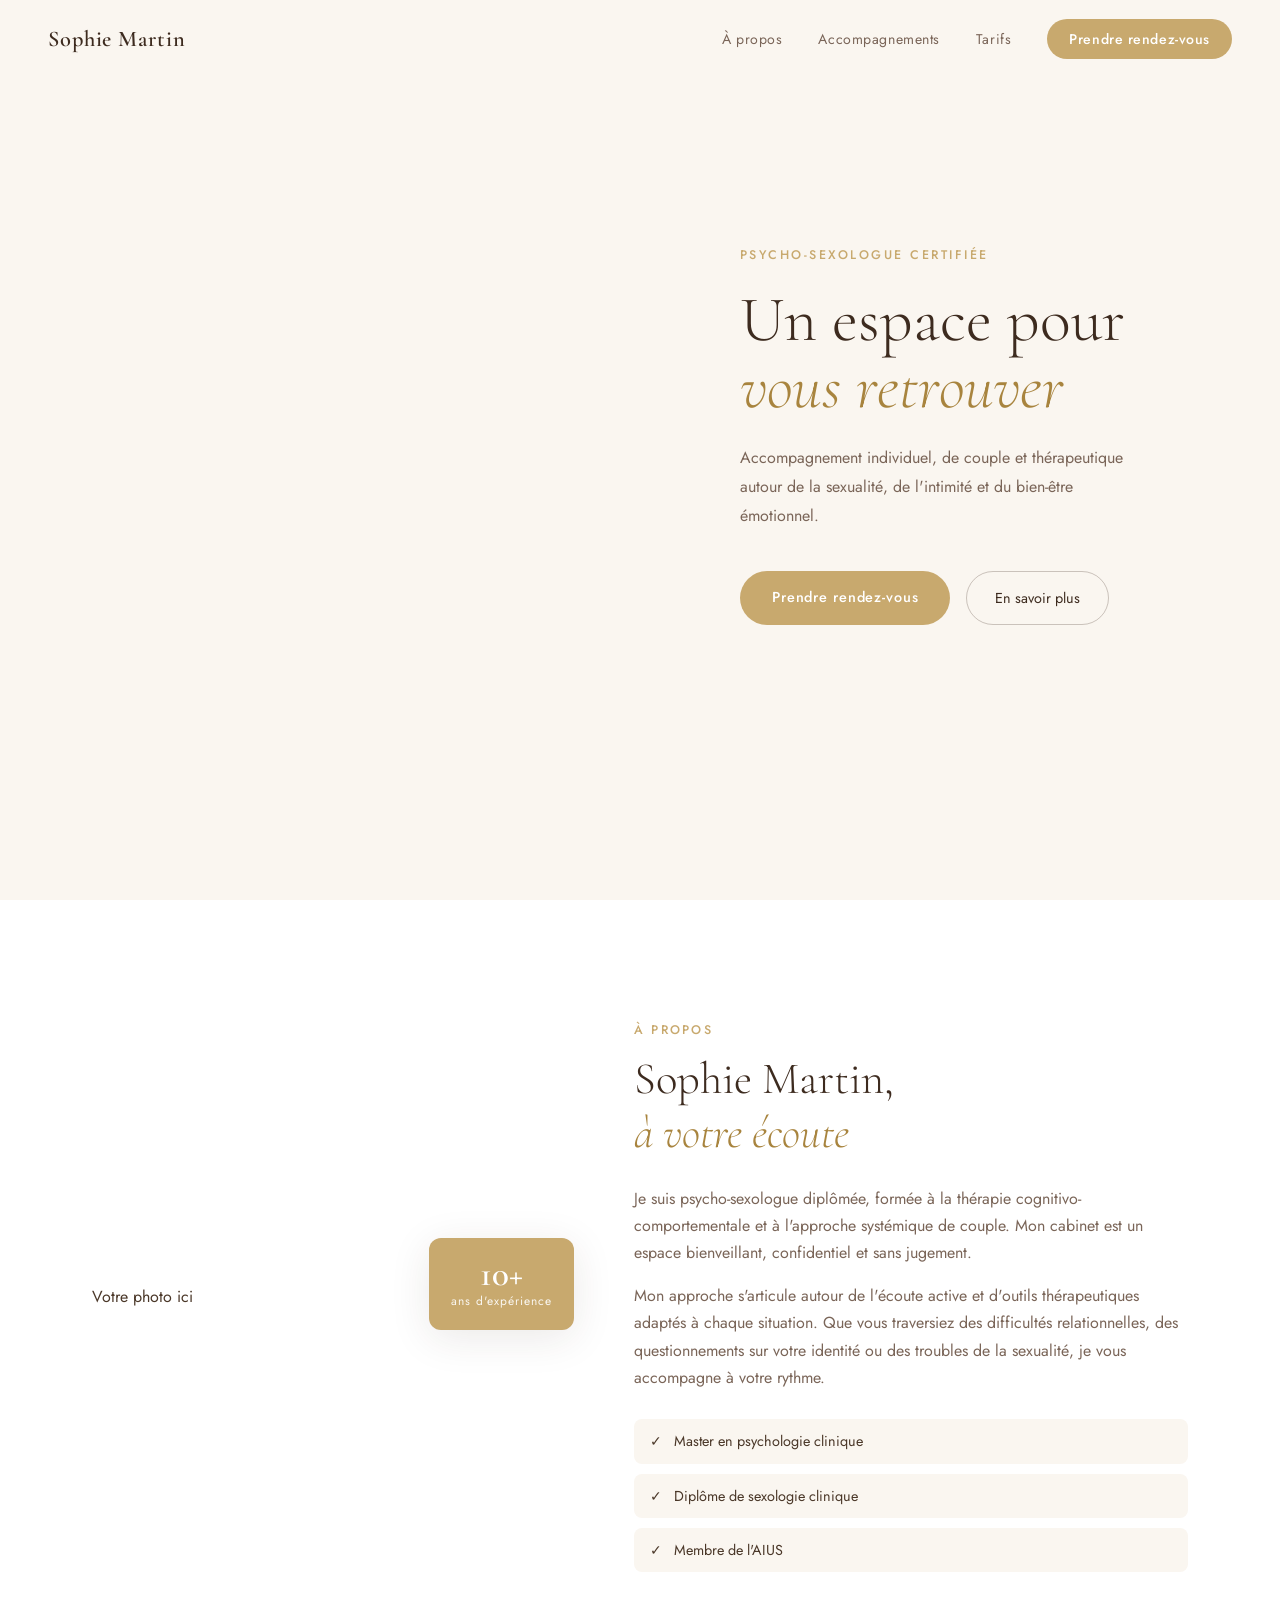
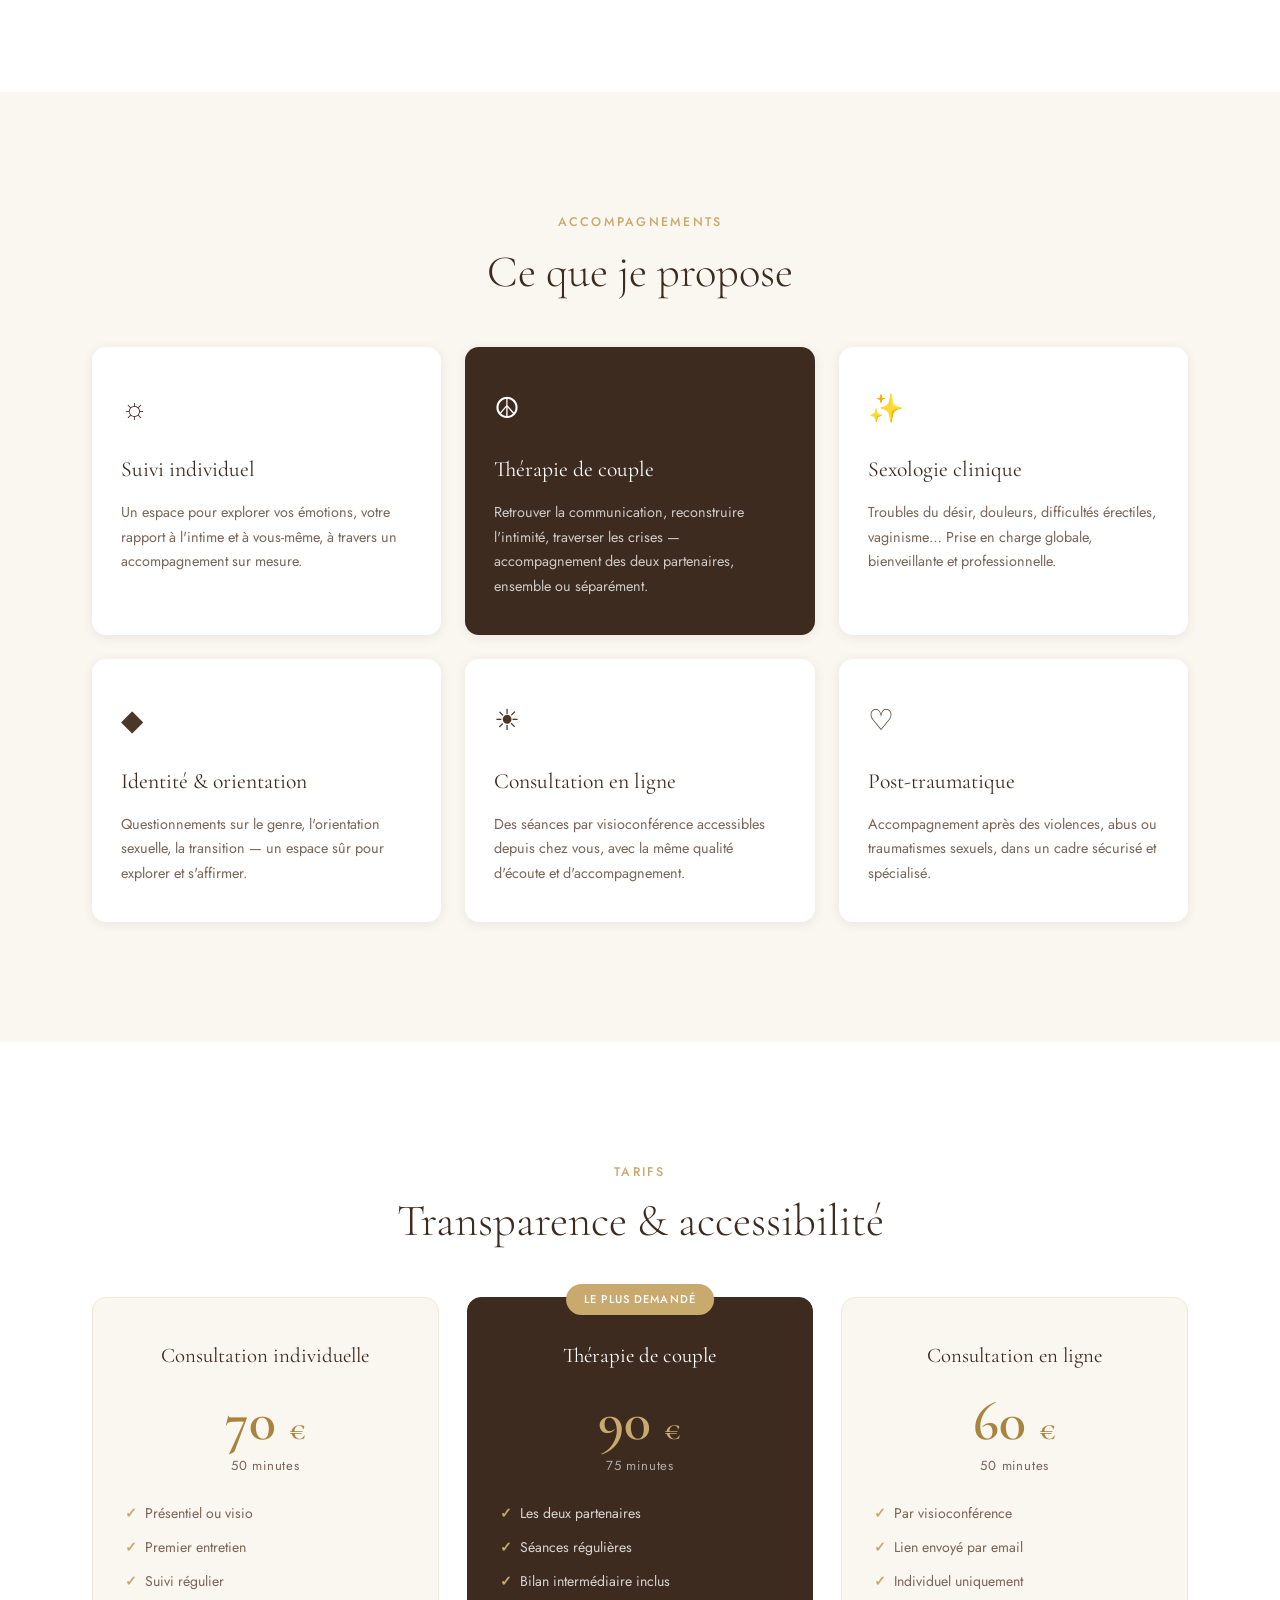
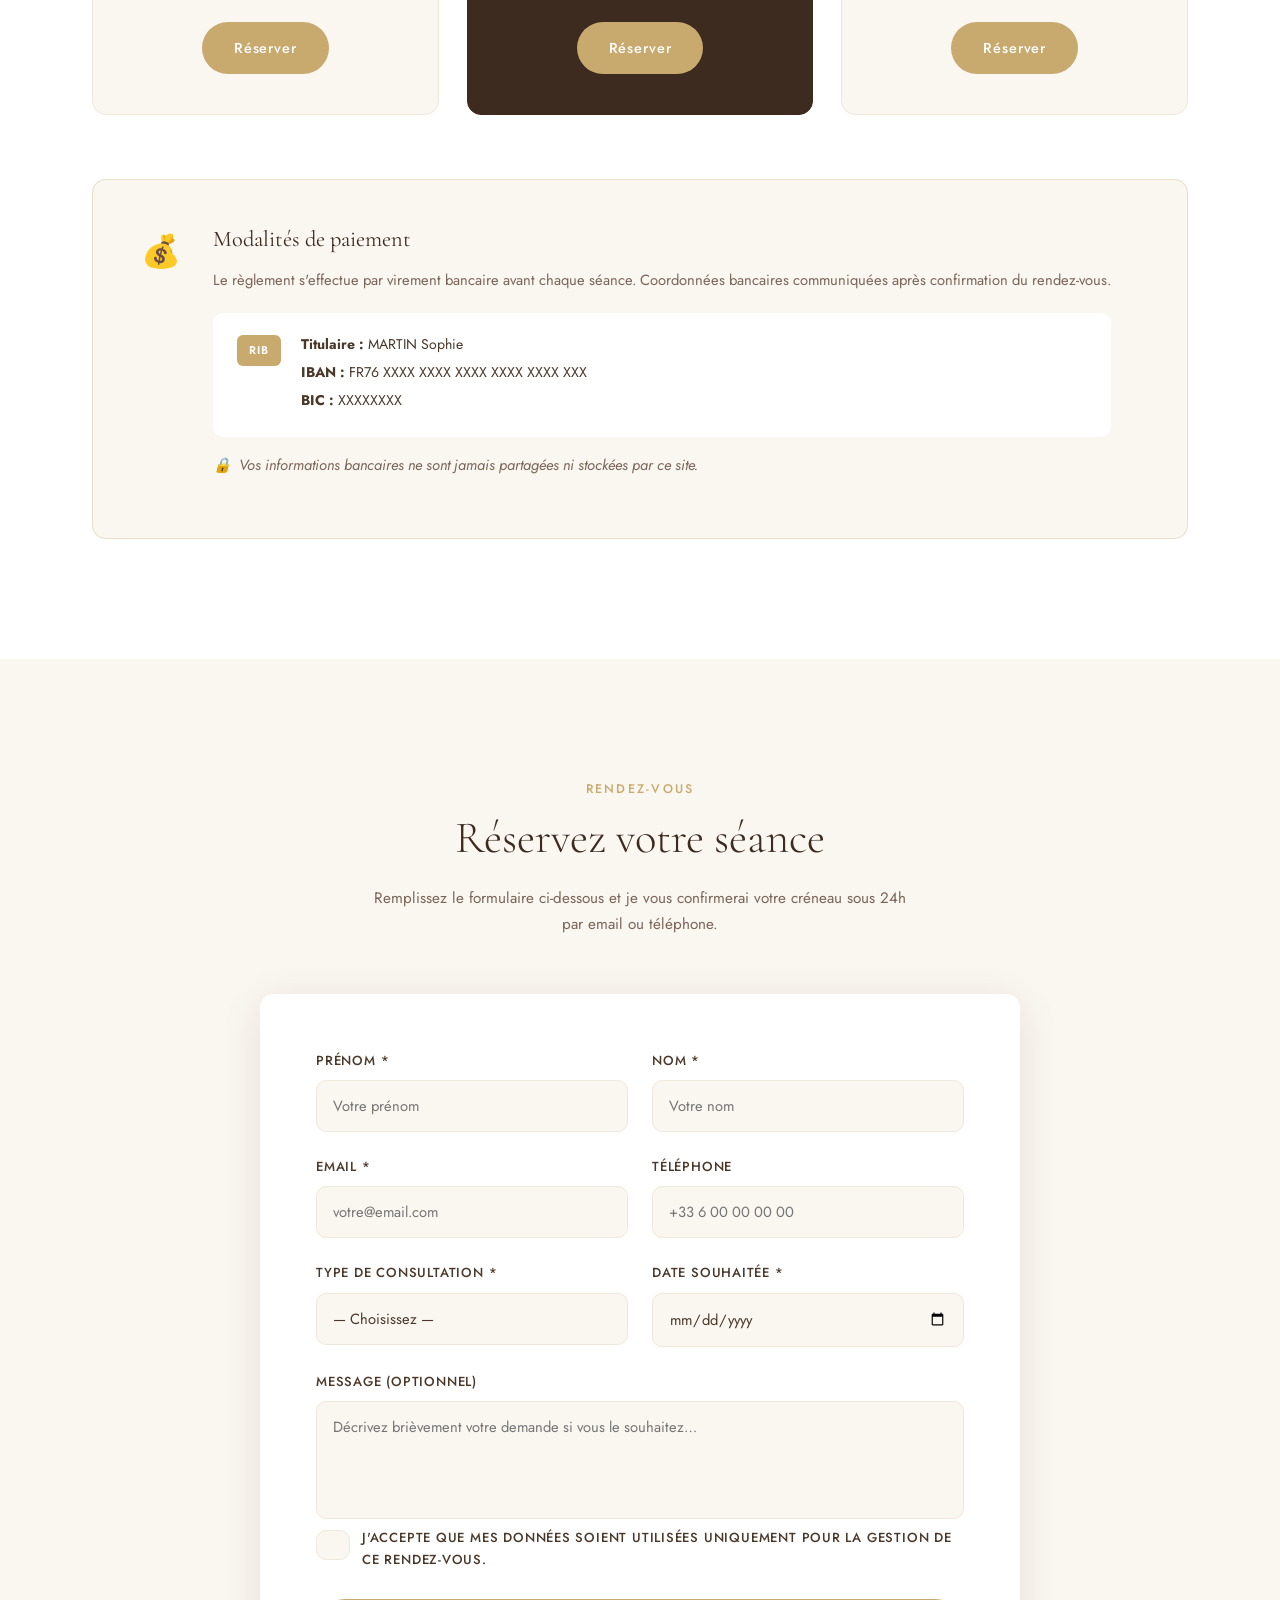
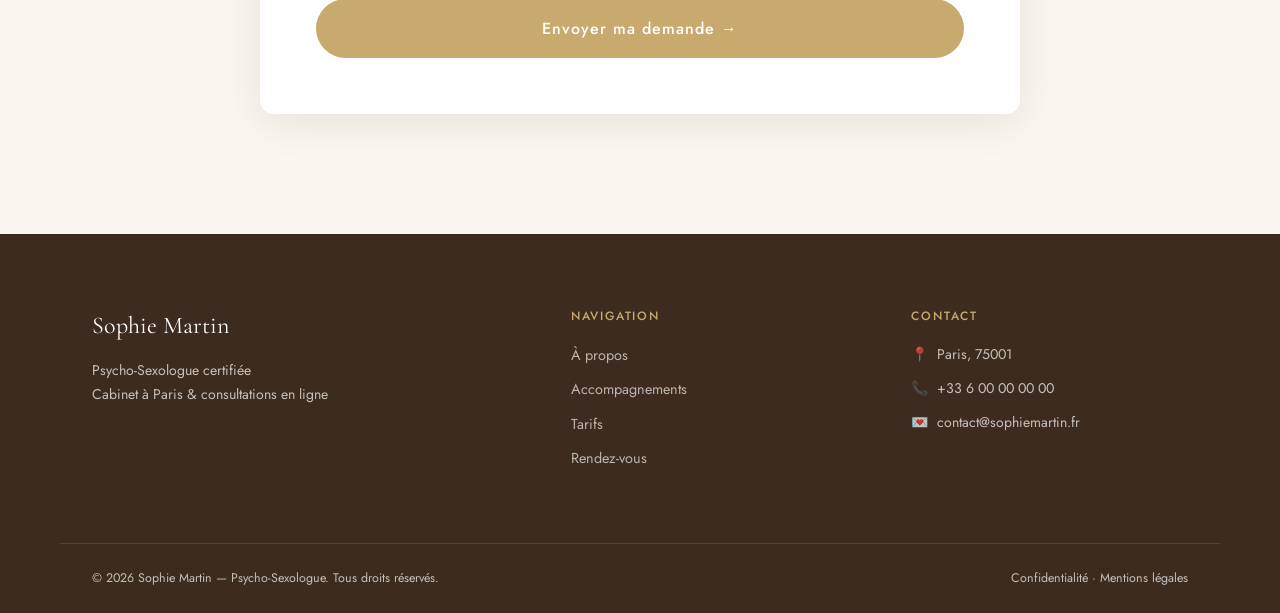
<file: index (2).html>
<!DOCTYPE html>
<html lang="fr">
<head>
  <meta charset="UTF-8" />
  <meta name="viewport" content="width=device-width, initial-scale=1.0" />
  <title>Dr. Sophie Martin — Psycho-Sexologue</title>
  <link rel="stylesheet" href="style.css" />
  <link href="https://fonts.googleapis.com/css2?family=Cormorant+Garamond:ital,wght@0,300;0,400;0,600;1,300;1,400&family=Jost:wght@300;400;500&display=swap" rel="stylesheet" />
</head>
<body>

  <!-- NAV -->
  <nav class="navbar">
    <div class="nav-logo">Sophie Martin</div>
    <ul class="nav-links">
      <li><a href="#about">À propos</a></li>
      <li><a href="#services">Accompagnements</a></li>
      <li><a href="#tarifs">Tarifs</a></li>
      <li><a href="#rdv" class="nav-cta">Prendre rendez-vous</a></li>
    </ul>
    <button class="nav-burger" onclick="toggleMenu()">&#9776;</button>
  </nav>
  <div class="mobile-menu" id="mobileMenu">
    <a href="#about" onclick="toggleMenu()">À propos</a>
    <a href="#services" onclick="toggleMenu()">Accompagnements</a>
    <a href="#tarifs" onclick="toggleMenu()">Tarifs</a>
    <a href="#rdv" onclick="toggleMenu()">Prendre rendez-vous</a>
  </div>

  <!-- HERO -->
  <section class="hero">
    <div class="hero-bg"></div>
    <div class="hero-content">
      <span class="hero-eyebrow">Psycho-Sexologue certifiée</span>
      <h1 class="hero-title">Un espace pour<br /><em>vous retrouver</em></h1>
      <p class="hero-sub">Accompagnement individuel, de couple et thérapeutique autour de la sexualité, de l'intimité et du bien-être émotionnel.</p>
      <div class="hero-actions">
        <a href="#rdv" class="btn-primary">Prendre rendez-vous</a>
        <a href="#about" class="btn-secondary">En savoir plus</a>
      </div>
    </div>
    <div class="hero-deco">
      <div class="deco-circle c1"></div>
      <div class="deco-circle c2"></div>
    </div>
  </section>

  <!-- À PROPOS -->
  <section class="about" id="about">
    <div class="container about-grid">
      <div class="about-image-wrap">
        <div class="about-image-placeholder">
          <span>Votre photo ici</span>
        </div>
        <div class="about-badge">
          <span class="badge-num">10+</span>
          <span class="badge-txt">ans d'expérience</span>
        </div>
      </div>
      <div class="about-text">
        <span class="section-label">À propos</span>
        <h2>Sophie Martin,<br /><em>à votre écoute</em></h2>
        <p>Je suis psycho-sexologue diplômée, formée à la thérapie cognitivo-comportementale et à l'approche systémique de couple. Mon cabinet est un espace bienveillant, confidentiel et sans jugement.</p>
        <p>Mon approche s'articule autour de l'écoute active et d'outils thérapeutiques adaptés à chaque situation. Que vous traversiez des difficultés relationnelles, des questionnements sur votre identité ou des troubles de la sexualité, je vous accompagne à votre rythme.</p>
        <ul class="about-certifs">
          <li>&#10003; &nbsp; Master en psychologie clinique</li>
          <li>&#10003; &nbsp; Diplôme de sexologie clinique</li>
          <li>&#10003; &nbsp; Membre de l'AIUS</li>
        </ul>
      </div>
    </div>
  </section>

  <!-- SERVICES -->
  <section class="services" id="services">
    <div class="container">
      <span class="section-label center">Accompagnements</span>
      <h2 class="section-title center">Ce que je propose</h2>
      <div class="services-grid">

        <div class="service-card">
          <div class="service-icon">&#9788;</div>
          <h3>Suivi individuel</h3>
          <p>Un espace pour explorer vos émotions, votre rapport à l'intime et à vous-même, à travers un accompagnement sur mesure.</p>
        </div>

        <div class="service-card featured">
          <div class="service-icon">&#9774;</div>
          <h3>Thérapie de couple</h3>
          <p>Retrouver la communication, reconstruire l'intimité, traverser les crises — accompagnement des deux partenaires, ensemble ou séparément.</p>
        </div>

        <div class="service-card">
          <div class="service-icon">&#10024;</div>
          <h3>Sexologie clinique</h3>
          <p>Troubles du désir, douleurs, difficultés érectiles, vaginisme… Prise en charge globale, bienveillante et professionnelle.</p>
        </div>

        <div class="service-card">
          <div class="service-icon">&#9670;</div>
          <h3>Identité & orientation</h3>
          <p>Questionnements sur le genre, l'orientation sexuelle, la transition — un espace sûr pour explorer et s'affirmer.</p>
        </div>

        <div class="service-card">
          <div class="service-icon">&#9728;</div>
          <h3>Consultation en ligne</h3>
          <p>Des séances par visioconférence accessibles depuis chez vous, avec la même qualité d'écoute et d'accompagnement.</p>
        </div>

        <div class="service-card">
          <div class="service-icon">&#9825;</div>
          <h3>Post-traumatique</h3>
          <p>Accompagnement après des violences, abus ou traumatismes sexuels, dans un cadre sécurisé et spécialisé.</p>
        </div>

      </div>
    </div>
  </section>

  <!-- TARIFS -->
  <section class="tarifs" id="tarifs">
    <div class="container">
      <span class="section-label center">Tarifs</span>
      <h2 class="section-title center">Transparence & accessibilité</h2>
      <div class="tarifs-grid">

        <div class="tarif-card">
          <h3>Consultation individuelle</h3>
          <div class="tarif-price">70 <span>€</span></div>
          <div class="tarif-duree">50 minutes</div>
          <ul>
            <li>Présentiel ou visio</li>
            <li>Premier entretien</li>
            <li>Suivi régulier</li>
          </ul>
          <a href="#rdv" class="btn-primary">Réserver</a>
        </div>

        <div class="tarif-card featured">
          <div class="tarif-badge">Le plus demandé</div>
          <h3>Thérapie de couple</h3>
          <div class="tarif-price">90 <span>€</span></div>
          <div class="tarif-duree">75 minutes</div>
          <ul>
            <li>Les deux partenaires</li>
            <li>Séances régulières</li>
            <li>Bilan intermédiaire inclus</li>
          </ul>
          <a href="#rdv" class="btn-primary">Réserver</a>
        </div>

        <div class="tarif-card">
          <h3>Consultation en ligne</h3>
          <div class="tarif-price">60 <span>€</span></div>
          <div class="tarif-duree">50 minutes</div>
          <ul>
            <li>Par visioconférence</li>
            <li>Lien envoyé par email</li>
            <li>Individuel uniquement</li>
          </ul>
          <a href="#rdv" class="btn-primary">Réserver</a>
        </div>

      </div>

      <!-- PAIEMENT -->
      <div class="paiement-box">
        <div class="paiement-icon">&#128176;</div>
        <div class="paiement-text">
          <h4>Modalités de paiement</h4>
          <p>Le règlement s'effectue par virement bancaire avant chaque séance. Coordonnées bancaires communiquées après confirmation du rendez-vous.</p>
          <div class="rib-info">
            <span class="rib-label">RIB</span>
            <div class="rib-details">
              <p><strong>Titulaire :</strong> MARTIN Sophie</p>
              <p><strong>IBAN :</strong> FR76 XXXX XXXX XXXX XXXX XXXX XXX</p>
              <p><strong>BIC :</strong> XXXXXXXX</p>
            </div>
          </div>
          <p class="paiement-note">&#128274; &nbsp;Vos informations bancaires ne sont jamais partagées ni stockées par ce site.</p>
        </div>
      </div>
    </div>
  </section>

  <!-- PRISE DE RENDEZ-VOUS -->
  <section class="rdv" id="rdv">
    <div class="container">
      <span class="section-label center">Rendez-vous</span>
      <h2 class="section-title center">Réservez votre séance</h2>
      <p class="rdv-intro">Remplissez le formulaire ci-dessous et je vous confirmerai votre créneau sous 24h par email ou téléphone.</p>

      <form class="rdv-form" onsubmit="handleSubmit(event)">
        <div class="form-row">
          <div class="form-group">
            <label for="prenom">Prénom *</label>
            <input type="text" id="prenom" placeholder="Votre prénom" required />
          </div>
          <div class="form-group">
            <label for="nom">Nom *</label>
            <input type="text" id="nom" placeholder="Votre nom" required />
          </div>
        </div>
        <div class="form-row">
          <div class="form-group">
            <label for="email">Email *</label>
            <input type="email" id="email" placeholder="votre@email.com" required />
          </div>
          <div class="form-group">
            <label for="tel">Téléphone</label>
            <input type="tel" id="tel" placeholder="+33 6 00 00 00 00" />
          </div>
        </div>
        <div class="form-row">
          <div class="form-group">
            <label for="type">Type de consultation *</label>
            <select id="type" required>
              <option value="">— Choisissez —</option>
              <option value="individuel">Consultation individuelle (70€)</option>
              <option value="couple">Thérapie de couple (90€)</option>
              <option value="enligne">Consultation en ligne (60€)</option>
            </select>
          </div>
          <div class="form-group">
            <label for="date">Date souhaitée *</label>
            <input type="date" id="date" required />
          </div>
        </div>
        <div class="form-group full">
          <label for="message">Message (optionnel)</label>
          <textarea id="message" rows="4" placeholder="Décrivez brièvement votre demande si vous le souhaitez…"></textarea>
        </div>
        <div class="form-group full checkbox-group">
          <label class="checkbox-label">
            <input type="checkbox" required />
            J'accepte que mes données soient utilisées uniquement pour la gestion de ce rendez-vous.
          </label>
        </div>
        <button type="submit" class="btn-primary btn-large">Envoyer ma demande &#8594;</button>
      </form>

      <div class="rdv-confirm hidden" id="rdvConfirm">
        <div class="confirm-icon">&#10003;</div>
        <h3>Demande envoyée !</h3>
        <p>Je vous recontacte sous 24h pour confirmer votre créneau et vous communiquer les informations de paiement.</p>
      </div>

    </div>
  </section>

  <!-- FOOTER -->
  <footer class="footer">
    <div class="container footer-inner">
      <div class="footer-brand">
        <div class="footer-logo">Sophie Martin</div>
        <p>Psycho-Sexologue certifiée<br />Cabinet à Paris & consultations en ligne</p>
      </div>
      <div class="footer-links">
        <h4>Navigation</h4>
        <a href="#about">À propos</a>
        <a href="#services">Accompagnements</a>
        <a href="#tarifs">Tarifs</a>
        <a href="#rdv">Rendez-vous</a>
      </div>
      <div class="footer-contact">
        <h4>Contact</h4>
        <p>&#128205; &nbsp;Paris, 75001</p>
        <p>&#128222; &nbsp;+33 6 00 00 00 00</p>
        <p>&#128140; &nbsp;contact@sophiemartin.fr</p>
      </div>
    </div>
    <div class="footer-bottom">
      <p>&copy; 2026 Sophie Martin — Psycho-Sexologue. Tous droits réservés.</p>
      <p>Confidentialité &middot; Mentions légales</p>
    </div>
  </footer>

  <script>
    function toggleMenu() {
      const m = document.getElementById('mobileMenu');
      m.classList.toggle('open');
    }
    function handleSubmit(e) {
      e.preventDefault();
      document.querySelector('.rdv-form').classList.add('hidden');
      document.getElementById('rdvConfirm').classList.remove('hidden');
    }
    // Smooth scroll
    document.querySelectorAll('a[href^="#"]').forEach(a => {
      a.addEventListener('click', e => {
        e.preventDefault();
        const t = document.querySelector(a.getAttribute('href'));
        if (t) t.scrollIntoView({ behavior: 'smooth' });
      });
    });
    // Navbar shadow on scroll
    window.addEventListener('scroll', () => {
      document.querySelector('.navbar').classList.toggle('scrolled', window.scrollY > 40);
    });
  </script>
</body>
</html>
</file>
<file: style.css>
/* =============================================
   RESET & BASE
   ============================================= */
*, *::before, *::after { box-sizing: border-box; margin: 0; padding: 0; }

:root {
  --cream:    #faf6f0;
  --beige:    #f0e8db;
  --gold:     #c8a96e;
  --gold-dk:  #a8843e;
  --brown:    #3d2b1f;
  --text:     #4a3728;
  --text-lt:  #7a6558;
  --white:    #ffffff;
  --radius:   14px;
  --shadow:   0 8px 40px rgba(61,43,31,.10);
  --shadow-sm:0 2px 12px rgba(61,43,31,.08);
  --font-disp:"Cormorant Garamond", Georgia, serif;
  --font-body:"Jost", sans-serif;
}

html { scroll-behavior: smooth; }

body {
  font-family: var(--font-body);
  background: var(--cream);
  color: var(--text);
  line-height: 1.7;
  font-size: 16px;
}

img { max-width: 100%; display: block; }

.container {
  max-width: 1160px;
  margin: 0 auto;
  padding: 0 32px;
}

.hidden { display: none !important; }

/* =============================================
   REUSABLE COMPONENTS
   ============================================= */
.section-label {
  display: block;
  font-family: var(--font-body);
  font-weight: 500;
  font-size: .78rem;
  letter-spacing: .18em;
  text-transform: uppercase;
  color: var(--gold);
  margin-bottom: 12px;
}
.section-label.center { text-align: center; }

.section-title {
  font-family: var(--font-disp);
  font-size: clamp(2rem, 4vw, 2.8rem);
  font-weight: 300;
  color: var(--brown);
  line-height: 1.2;
  margin-bottom: 48px;
}
.section-title.center { text-align: center; }
.section-title em { font-style: italic; color: var(--gold-dk); }

.btn-primary {
  display: inline-block;
  background: var(--gold);
  color: var(--white);
  padding: 14px 32px;
  border-radius: 50px;
  font-family: var(--font-body);
  font-weight: 500;
  font-size: .9rem;
  letter-spacing: .06em;
  text-decoration: none;
  border: none;
  cursor: pointer;
  transition: background .25s, transform .2s, box-shadow .25s;
}
.btn-primary:hover {
  background: var(--gold-dk);
  transform: translateY(-2px);
  box-shadow: 0 8px 24px rgba(168,132,62,.35);
}
.btn-primary.btn-large { padding: 18px 48px; font-size: 1rem; }

.btn-secondary {
  display: inline-block;
  background: transparent;
  color: var(--brown);
  padding: 14px 28px;
  border-radius: 50px;
  font-family: var(--font-body);
  font-weight: 400;
  font-size: .9rem;
  text-decoration: none;
  border: 1.5px solid rgba(61,43,31,.25);
  transition: border-color .25s, color .25s;
}
.btn-secondary:hover { border-color: var(--gold); color: var(--gold-dk); }

/* =============================================
   NAVBAR
   ============================================= */
.navbar {
  position: fixed;
  top: 0; left: 0; right: 0;
  z-index: 100;
  display: flex;
  align-items: center;
  justify-content: space-between;
  padding: 20px 48px;
  background: rgba(250,246,240,.92);
  backdrop-filter: blur(12px);
  -webkit-backdrop-filter: blur(12px);
  transition: box-shadow .3s, padding .3s;
}
.navbar.scrolled {
  box-shadow: 0 2px 24px rgba(61,43,31,.09);
  padding: 14px 48px;
}
.nav-logo {
  font-family: var(--font-disp);
  font-size: 1.4rem;
  font-weight: 600;
  color: var(--brown);
  letter-spacing: .04em;
}
.nav-links {
  list-style: none;
  display: flex;
  align-items: center;
  gap: 36px;
}
.nav-links a {
  text-decoration: none;
  color: var(--text-lt);
  font-size: .88rem;
  font-weight: 400;
  letter-spacing: .04em;
  transition: color .2s;
}
.nav-links a:hover { color: var(--brown); }
.nav-links .nav-cta {
  background: var(--gold);
  color: var(--white);
  padding: 10px 22px;
  border-radius: 50px;
  font-weight: 500;
}
.nav-links .nav-cta:hover { background: var(--gold-dk); color: var(--white); }
.nav-burger { display: none; background: none; border: none; font-size: 1.5rem; cursor: pointer; color: var(--brown); }

.mobile-menu {
  display: none;
  flex-direction: column;
  position: fixed;
  top: 70px; left: 0; right: 0;
  background: var(--cream);
  padding: 24px 32px;
  gap: 20px;
  box-shadow: var(--shadow);
  z-index: 99;
}
.mobile-menu.open { display: flex; }
.mobile-menu a { text-decoration: none; color: var(--text); font-size: 1.05rem; padding: 8px 0; border-bottom: 1px solid var(--beige); }

/* =============================================
   HERO — IMAGE DE FOND
   ============================================= */
.hero {
  min-height: 100vh;
  display: grid;
  grid-template-columns: 1fr 1fr;
  position: relative;
  overflow: hidden;
  padding-top: 80px;
}

/* IMAGE (droite) */
.hero-img-bg {
  position: relative;
  background-size: cover;
  background-position: center;
  background-repeat: no-repeat;
  min-height: 100%;
}

/* Overlay léger (optionnel mais pro) */
.hero-img-bg::after {
  content: "";
  position: absolute;
  inset: 0;
  background: rgba(0, 0, 0, 0.15);
}

/* PLACEHOLDER (visible uniquement si pas d'image inline) */
.hero-img-placeholder {
  position: absolute;
  inset: 0;
  display: flex;
  flex-direction: column;
  align-items: center;
  justify-content: center;
  gap: 12px;
  background: linear-gradient(135deg, #e8d9c8, #d5c5b0);
  color: var(--text-lt);
  font-size: .85rem;
  font-style: italic;
  text-align: center;
  padding: 32px;
  border-left: 2px dashed rgba(200,169,110,.4);
}

.placeholder-icon {
  font-size: 2.5rem;
}

/* ✅ CORRECTION PRINCIPALE */
/* Cache le placeholder dès qu'une image est définie */
.hero-img-bg[style*="background-image"] .hero-img-placeholder {
  display: none;
}

/* TEXTE (gauche) */
.hero-content {
  position: relative;
  z-index: 2;
  display: flex;
  flex-direction: column;
  justify-content: center;
  padding: 100px 64px 80px 100px;
  background: var(--cream);
  animation: fadeUp .9s ease both;
}

/* ANIMATION */
@keyframes fadeUp {
  from { opacity: 0; transform: translateY(30px); }
  to   { opacity: 1; transform: translateY(0); }
}

.hero-eyebrow {
  display: block;
  font-size: .78rem;
  font-weight: 500;
  letter-spacing: .2em;
  text-transform: uppercase;
  color: var(--gold);
  margin-bottom: 20px;
  animation: fadeUp .9s .1s ease both;
}

.hero-title {
  font-family: var(--font-disp);
  font-size: clamp(2.8rem, 5vw, 5rem);
  font-weight: 300;
  line-height: 1.05;
  color: var(--brown);
  margin-bottom: 24px;
  animation: fadeUp .9s .2s ease both;
}

.hero-title em {
  font-style: italic;
  color: var(--gold-dk);
}

.hero-sub {
  font-size: 1rem;
  color: var(--text-lt);
  max-width: 400px;
  margin-bottom: 40px;
  line-height: 1.8;
  animation: fadeUp .9s .35s ease both;
}

.hero-actions {
  display: flex;
  gap: 16px;
  flex-wrap: wrap;
  animation: fadeUp .9s .45s ease both;
}
/* =============================================
   ABOUT
   ============================================= */
.about {
  padding: 120px 0;
  background: var(--white);
}
.about-grid {
  display: grid;
  grid-template-columns: 1fr 1.2fr;
  gap: 80px;
  align-items: center;
}
.about-image-wrap { 
   position: relative;
   box-shadow: .2s;               
}

.about-badge {
  position: absolute;
  bottom: -20px; right: -20px;
  background: var(--gold);
  color: var(--white);
  border-radius: 12px;
  padding: 18px 22px;
  display: flex;
  flex-direction: column;
  align-items: center;
  box-shadow: var(--shadow);
}
.badge-num { font-family: var(--font-disp); font-size: 2.2rem; font-weight: 600; line-height: 1; }
.badge-txt { font-size: .75rem; letter-spacing: .08em; opacity: .9; }
.about-text h2 {
  font-family: var(--font-disp);
  font-size: clamp(2rem, 4vw, 2.8rem);
  font-weight: 300;
  color: var(--brown);
  line-height: 1.2;
  margin-bottom: 24px;
}
.about-text h2 em { font-style: italic; color: var(--gold-dk); }
.about-text p { color: var(--text-lt); margin-bottom: 16px; }
.about-certifs {
  list-style: none;
  margin-top: 28px;
  display: flex;
  flex-direction: column;
  gap: 10px;
}
.about-certifs li {
  font-size: .9rem;
  color: var(--text);
  padding: 10px 16px;
  background: var(--cream);
  border-radius: 8px;
  font-weight: 400;
}

/* =============================================
   SERVICES
   ============================================= */
.services {
  padding: 120px 0;
  background: var(--cream);
}
.services-grid {
  display: grid;
  grid-template-columns: repeat(3, 1fr);
  gap: 24px;
}
.service-card {
  background: var(--white);
  border-radius: var(--radius);
  padding: 36px 28px;
  box-shadow: var(--shadow-sm);
  border: 1.5px solid transparent;
  transition: border-color .25s, transform .25s, box-shadow .25s;
}
.service-card:hover {
  border-color: var(--gold);
  transform: translateY(-4px);
  box-shadow: var(--shadow);
}
.service-card.featured {
  background: var(--brown);
  color: var(--white);
}
.service-card.featured h3 { color: var(--white); }
.service-card.featured p { color: rgba(255,255,255,.75); }
.service-icon {
  font-size: 1.8rem;
  margin-bottom: 18px;
  display: block;
}
.service-card h3 {
  font-family: var(--font-disp);
  font-size: 1.35rem;
  font-weight: 400;
  color: var(--brown);
  margin-bottom: 12px;
}
.service-card p { font-size: .9rem; color: var(--text-lt); line-height: 1.7; }

/* =============================================
   TARIFS
   ============================================= */
.tarifs {
  padding: 120px 0;
  background: var(--white);
}
.tarifs-grid {
  display: grid;
  grid-template-columns: repeat(3, 1fr);
  gap: 28px;
  margin-bottom: 64px;
}
.tarif-card {
  border-radius: var(--radius);
  padding: 40px 32px;
  border: 1.5px solid var(--beige);
  text-align: center;
  background: var(--cream);
  position: relative;
  transition: transform .25s, box-shadow .25s;
}
.tarif-card:hover { transform: translateY(-4px); box-shadow: var(--shadow); }
.tarif-card.featured {
  background: var(--brown);
  border-color: var(--brown);
  color: var(--white);
}
.tarif-card.featured h3 { color: var(--white); }
.tarif-card.featured .tarif-duree { color: rgba(255,255,255,.6); }
.tarif-card.featured p { color: rgba(255,255,255,.8); }
.tarif-card.featured ul li { color: rgba(255,255,255,.8); }
.tarif-card.featured ul li::before { color: var(--gold); }
.tarif-badge {
  position: absolute;
  top: -14px; left: 50%;
  transform: translateX(-50%);
  background: var(--gold);
  color: var(--white);
  font-size: .7rem;
  font-weight: 500;
  letter-spacing: .1em;
  text-transform: uppercase;
  padding: 6px 18px;
  border-radius: 50px;
  white-space: nowrap;
}
.tarif-card h3 {
  font-family: var(--font-disp);
  font-size: 1.3rem;
  font-weight: 400;
  color: var(--brown);
  margin-bottom: 20px;
}
.tarif-price {
  font-family: var(--font-disp);
  font-size: 3.5rem;
  font-weight: 600;
  color: var(--gold-dk);
  line-height: 1;
  margin-bottom: 6px;
}
.tarif-price span { font-size: 1.8rem; }
.tarif-card.featured .tarif-price { color: var(--gold); }
.tarif-duree { font-size: .82rem; color: var(--text-lt); margin-bottom: 24px; letter-spacing: .06em; }
.tarif-card ul {
  list-style: none;
  margin-bottom: 28px;
  text-align: left;
  display: flex;
  flex-direction: column;
  gap: 10px;
}
.tarif-card p {
  font-family: var(--font-disp);
  font-size: 1.1rem;
  font-weight: 400;
  color: var(--brown);
  margin-bottom: 20px;
  text-align: left;
   
}   

.tarif-card ul li {
  font-size: .88rem;
  color: var(--text-lt);
  padding-left: 20px;
  position: relative;
}
.tarif-card ul li::before {
  content: "✓";
  position: absolute;
  left: 0;
  color: var(--gold);
  font-weight: 600;
}

/* PAIEMENT */
.paiement-box {
  background: var(--cream);
  border: 1.5px solid rgba(200,169,110,.3);
  border-radius: var(--radius);
  padding: 40px 48px;
  display: flex;
  gap: 32px;
  align-items: flex-start;
}
.paiement-icon { font-size: 2rem; flex-shrink: 0; padding-top: 4px; }
.paiement-text h4 {
  font-family: var(--font-disp);
  font-size: 1.4rem;
  font-weight: 400;
  color: var(--brown);
  margin-bottom: 10px;
}
.paiement-text > p { color: var(--text-lt); font-size: .92rem; margin-bottom: 20px; }
.rib-info {
  display: flex;
  align-items: flex-start;
  gap: 20px;
  background: var(--white);
  border-radius: 10px;
  padding: 20px 24px;
  margin-bottom: 16px;
}
.rib-label {
  background: var(--gold);
  color: var(--white);
  font-size: .7rem;
  font-weight: 600;
  letter-spacing: .1em;
  text-transform: uppercase;
  padding: 6px 12px;
  border-radius: 6px;
  flex-shrink: 0;
  margin-top: 2px;
}
.rib-details p { font-size: .88rem; color: var(--text); margin-bottom: 4px; }
.paiement-note { font-size: .78rem; color: var(--text-lt); font-style: italic; }

/* =============================================
   RENDEZ-VOUS
   ============================================= */
.rdv {
  padding: 120px 0;
  background: var(--cream);
}
.rdv-intro {
  text-align: center;
  color: var(--text-lt);
  max-width: 540px;
  margin: -28px auto 56px;
  font-size: .95rem;
}
.rdv-form {
  max-width: 760px;
  margin: 0 auto;
  background: var(--white);
  border-radius: var(--radius);
  padding: 56px 56px;
  box-shadow: var(--shadow);
}
.form-row {
  display: grid;
  grid-template-columns: 1fr 1fr;
  gap: 24px;
  margin-bottom: 24px;
}
.form-group {
  display: flex;
  flex-direction: column;
  gap: 8px;
}
.form-group.full { grid-column: 1 / -1; }
.form-group label {
  font-size: .82rem;
  font-weight: 500;
  letter-spacing: .06em;
  text-transform: uppercase;
  color: var(--text);
}
.form-group input,
.form-group select,
.form-group textarea {
  padding: 14px 16px;
  border: 1.5px solid var(--beige);
  border-radius: 10px;
  background: var(--cream);
  color: var(--text);
  font-family: var(--font-body);
  font-size: .92rem;
  transition: border-color .2s, box-shadow .2s;
  outline: none;
  resize: none;
  -webkit-appearance: none;
}
.form-group input:focus,
.form-group select:focus,
.form-group textarea:focus {
  border-color: var(--gold);
  box-shadow: 0 0 0 3px rgba(200,169,110,.15);
}
.checkbox-group { margin: 8px 0 28px; }
.checkbox-label {
  display: flex;
  align-items: flex-start;
  gap: 12px;
  font-size: .85rem;
  color: var(--text-lt);
  cursor: pointer;
  text-transform: none;
  font-weight: 400;
  letter-spacing: 0;
}
.checkbox-label input { margin-top: 3px; accent-color: var(--gold); flex-shrink: 0; }
.rdv-form .btn-primary { width: 100%; text-align: center; }

/* CONFIRM */
.rdv-confirm {
  max-width: 480px;
  margin: 0 auto;
  text-align: center;
  padding: 64px 32px;
}
.confirm-icon {
  width: 72px; height: 72px;
  background: var(--gold);
  color: var(--white);
  font-size: 2rem;
  border-radius: 50%;
  display: flex;
  align-items: center;
  justify-content: center;
  margin: 0 auto 24px;
}
.rdv-confirm h3 {
  font-family: var(--font-disp);
  font-size: 2rem;
  font-weight: 300;
  color: var(--brown);
  margin-bottom: 14px;
}
.rdv-confirm p { color: var(--text-lt); }

/* =============================================
   FOOTER
   ============================================= */
.footer {
  background: var(--brown);
  color: rgba(255,255,255,.7);
}
.footer-inner {
  display: grid;
  grid-template-columns: 1.5fr 1fr 1fr;
  gap: 64px;
  padding: 72px 32px;
}
.footer-logo {
  font-family: var(--font-disp);
  font-size: 1.5rem;
  color: var(--white);
  margin-bottom: 12px;
}
.footer-brand p { font-size: .88rem; line-height: 1.7; }
.footer-links, .footer-contact { display: flex; flex-direction: column; gap: 10px; }
.footer-links h4, .footer-contact h4 {
  color: var(--gold);
  font-size: .75rem;
  font-weight: 500;
  letter-spacing: .15em;
  text-transform: uppercase;
  margin-bottom: 6px;
}
.footer-links a { color: rgba(255,255,255,.65); text-decoration: none; font-size: .9rem; transition: color .2s; }
.footer-links a:hover { color: var(--gold); }
.footer-contact p { font-size: .88rem; }
.footer-bottom {
  border-top: 1px solid rgba(255,255,255,.1);
  padding: 24px 32px;
  display: flex;
  justify-content: space-between;
  align-items: center;
  font-size: .78rem;
  max-width: 1160px;
  margin: 0 auto;
  width: 100%;
}

/* =============================================
   RESPONSIVE — TABLETTE
   ============================================= */
@media (max-width: 960px) {
  .navbar { padding: 16px 24px; }
  .navbar.scrolled { padding: 12px 24px; }
  .nav-links { display: none; }
  .nav-burger { display: block; }

  /* Hero en colonne sur tablette */
  .hero {
    grid-template-columns: 1fr;
    grid-template-rows: 60vh auto;
    padding-top: 70px;
  }
  .hero-img-bg { order: 1; min-height: 60vw; }
  .hero-content {
    order: 2;
    padding: 56px 40px;
    text-align: center;
    align-items: center;
  }
  .hero-sub { max-width: 100%; }
  .hero-actions { justify-content: center; }

  .about-grid { grid-template-columns: 1fr; gap: 40px; }
  .about-image-placeholder { aspect-ratio: 3/2; max-width: 400px; margin: 0 auto; }
  .about-badge { bottom: -16px; right: 0; }

  .services-grid { grid-template-columns: 1fr 1fr; }
  .tarifs-grid { grid-template-columns: 1fr; max-width: 400px; margin-left: auto; margin-right: auto; }

  .paiement-box { flex-direction: column; gap: 20px; padding: 28px; }

  .rdv-form { padding: 36px 28px; }
  .form-row { grid-template-columns: 1fr; }

  .footer-inner { grid-template-columns: 1fr 1fr; gap: 40px; }
  .footer-bottom { flex-direction: column; gap: 8px; text-align: center; }
}

/* =============================================
   RESPONSIVE — MOBILE
   ============================================= */
@media (max-width: 600px) {
  :root { font-size: 15px; }

  .container { padding: 0 18px; }

  /* Navbar mobile */
  .navbar { padding: 14px 18px; }
  .nav-logo { font-size: 1.2rem; }

  /* Hero mobile : image en haut, texte en bas */
  .hero {
    grid-template-columns: 1fr;
    grid-template-rows: 55vw auto;
    padding-top: 62px;
    min-height: auto;
  }
  .hero-img-bg { min-height: 55vw; }
  .hero-content {
    padding: 40px 18px 52px;
    align-items: flex-start;
    text-align: left;
  }
  .hero-title { font-size: 2.4rem; }
  .hero-sub { font-size: .92rem; }
  .hero-actions { flex-direction: column; width: 100%; }
  .hero-actions .btn-primary,
  .hero-actions .btn-secondary { text-align: center; width: 100%; }

  /* About */
  .about { padding: 72px 0; }
  .about-image-placeholder { aspect-ratio: 4/3; max-width: 100%; }
  .about-badge { position: static; margin-top: 16px; flex-direction: row; gap: 8px; border-radius: 50px; padding: 12px 20px; width: fit-content; }

  /* Services */
  .services { padding: 72px 0; }
  .services-grid { grid-template-columns: 1fr; }
  .service-card { padding: 28px 22px; }

  /* Tarifs */
  .tarifs { padding: 72px 0; }
  .tarifs-grid { max-width: 100%; }
  .rib-info { flex-direction: column; gap: 10px; }

  /* RDV */
  .rdv { padding: 72px 0; }
  .rdv-form { padding: 28px 18px; border-radius: 12px; }
  .rdv-form .btn-primary { font-size: .9rem; padding: 16px 24px; }

  /* Footer */
  .footer-inner { grid-template-columns: 1fr; gap: 32px; padding: 48px 18px; }
  .footer-bottom { padding: 18px; font-size: .72rem; }

  /* Sections padding */
  .section-title { margin-bottom: 32px; }
}
</file>
